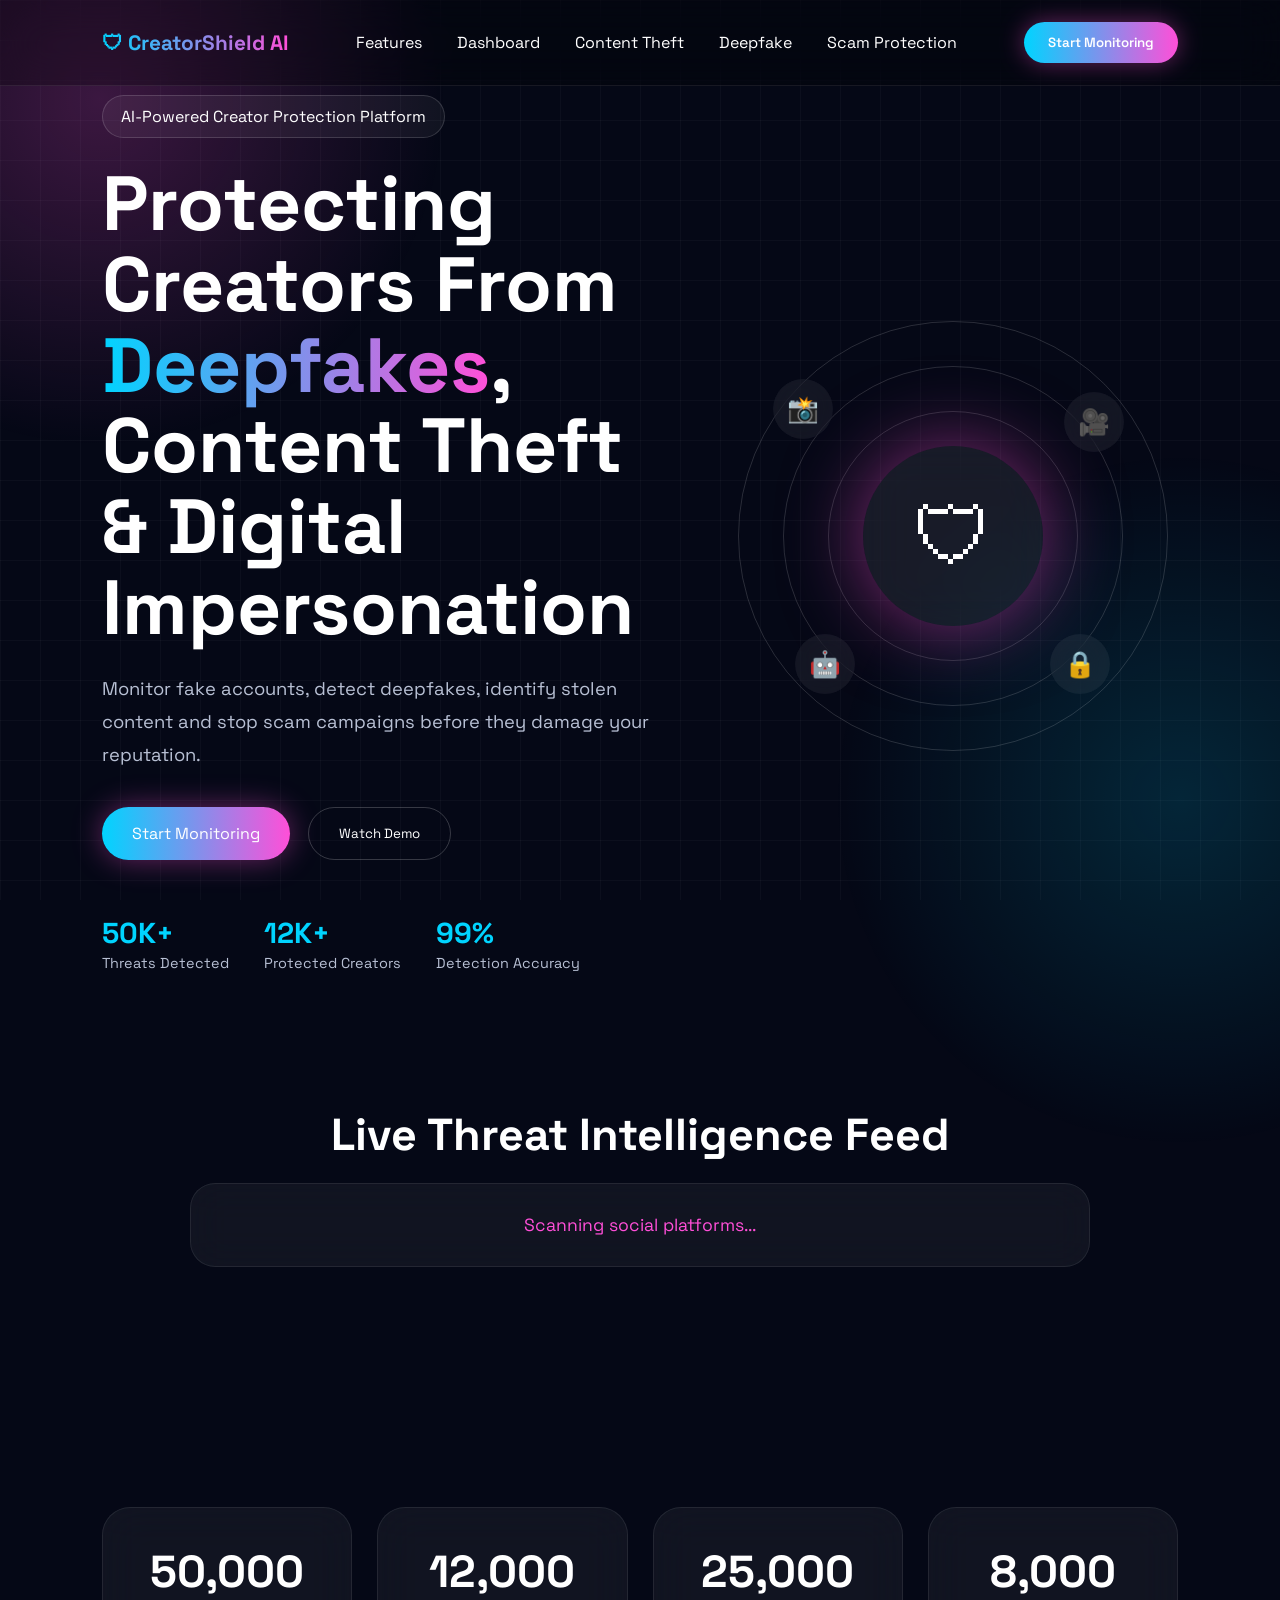
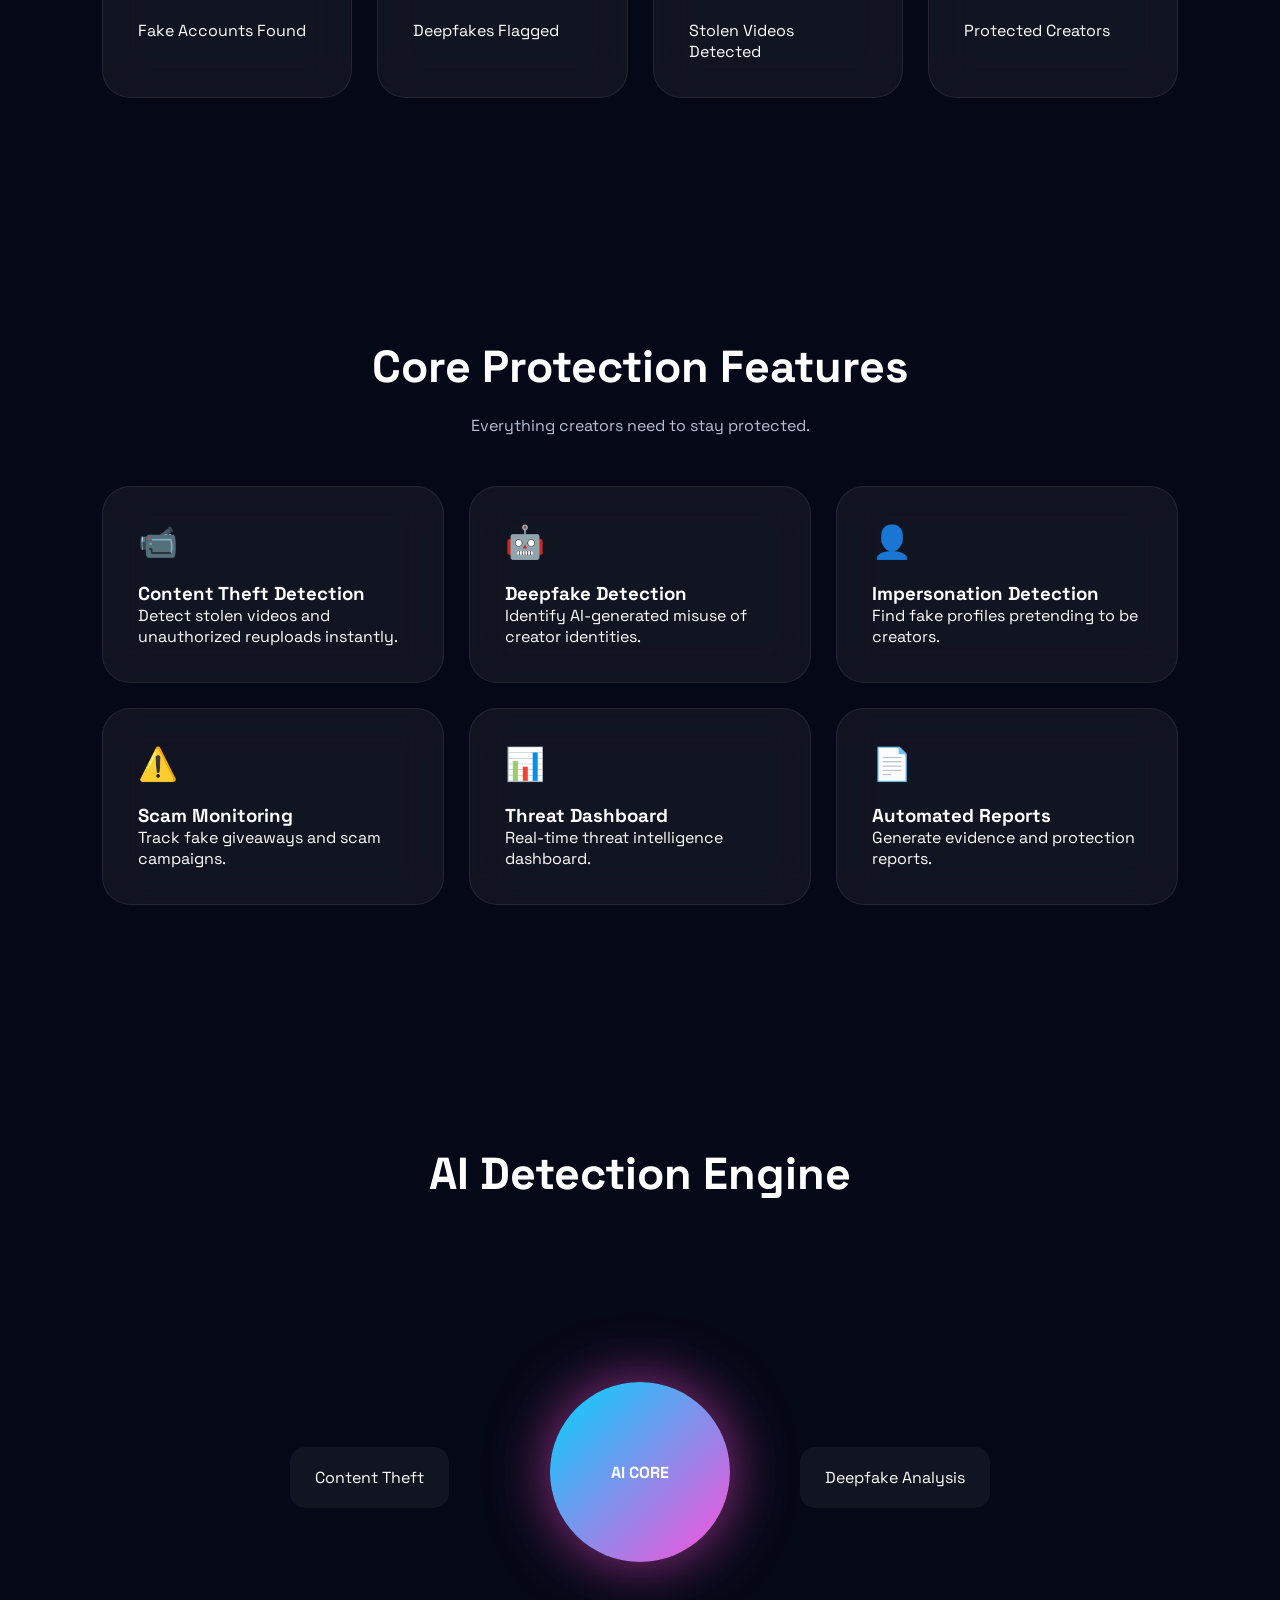
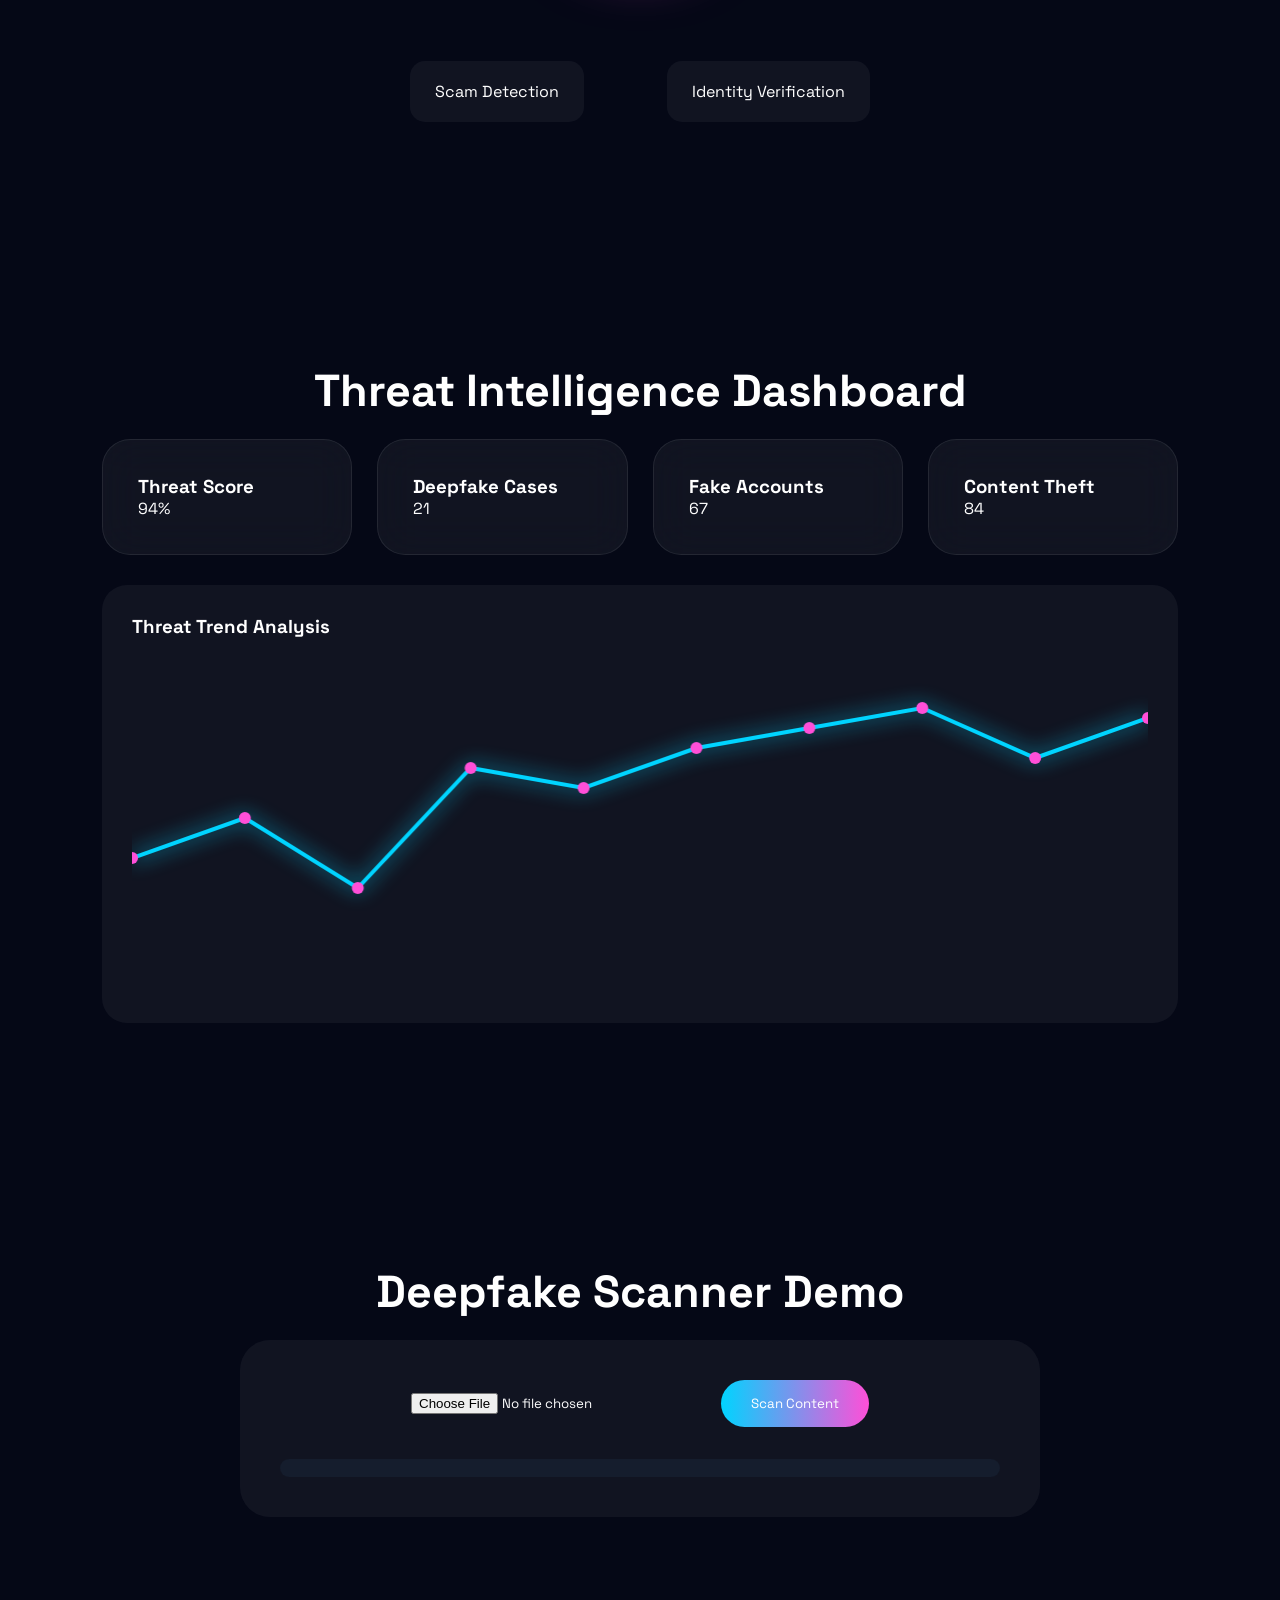
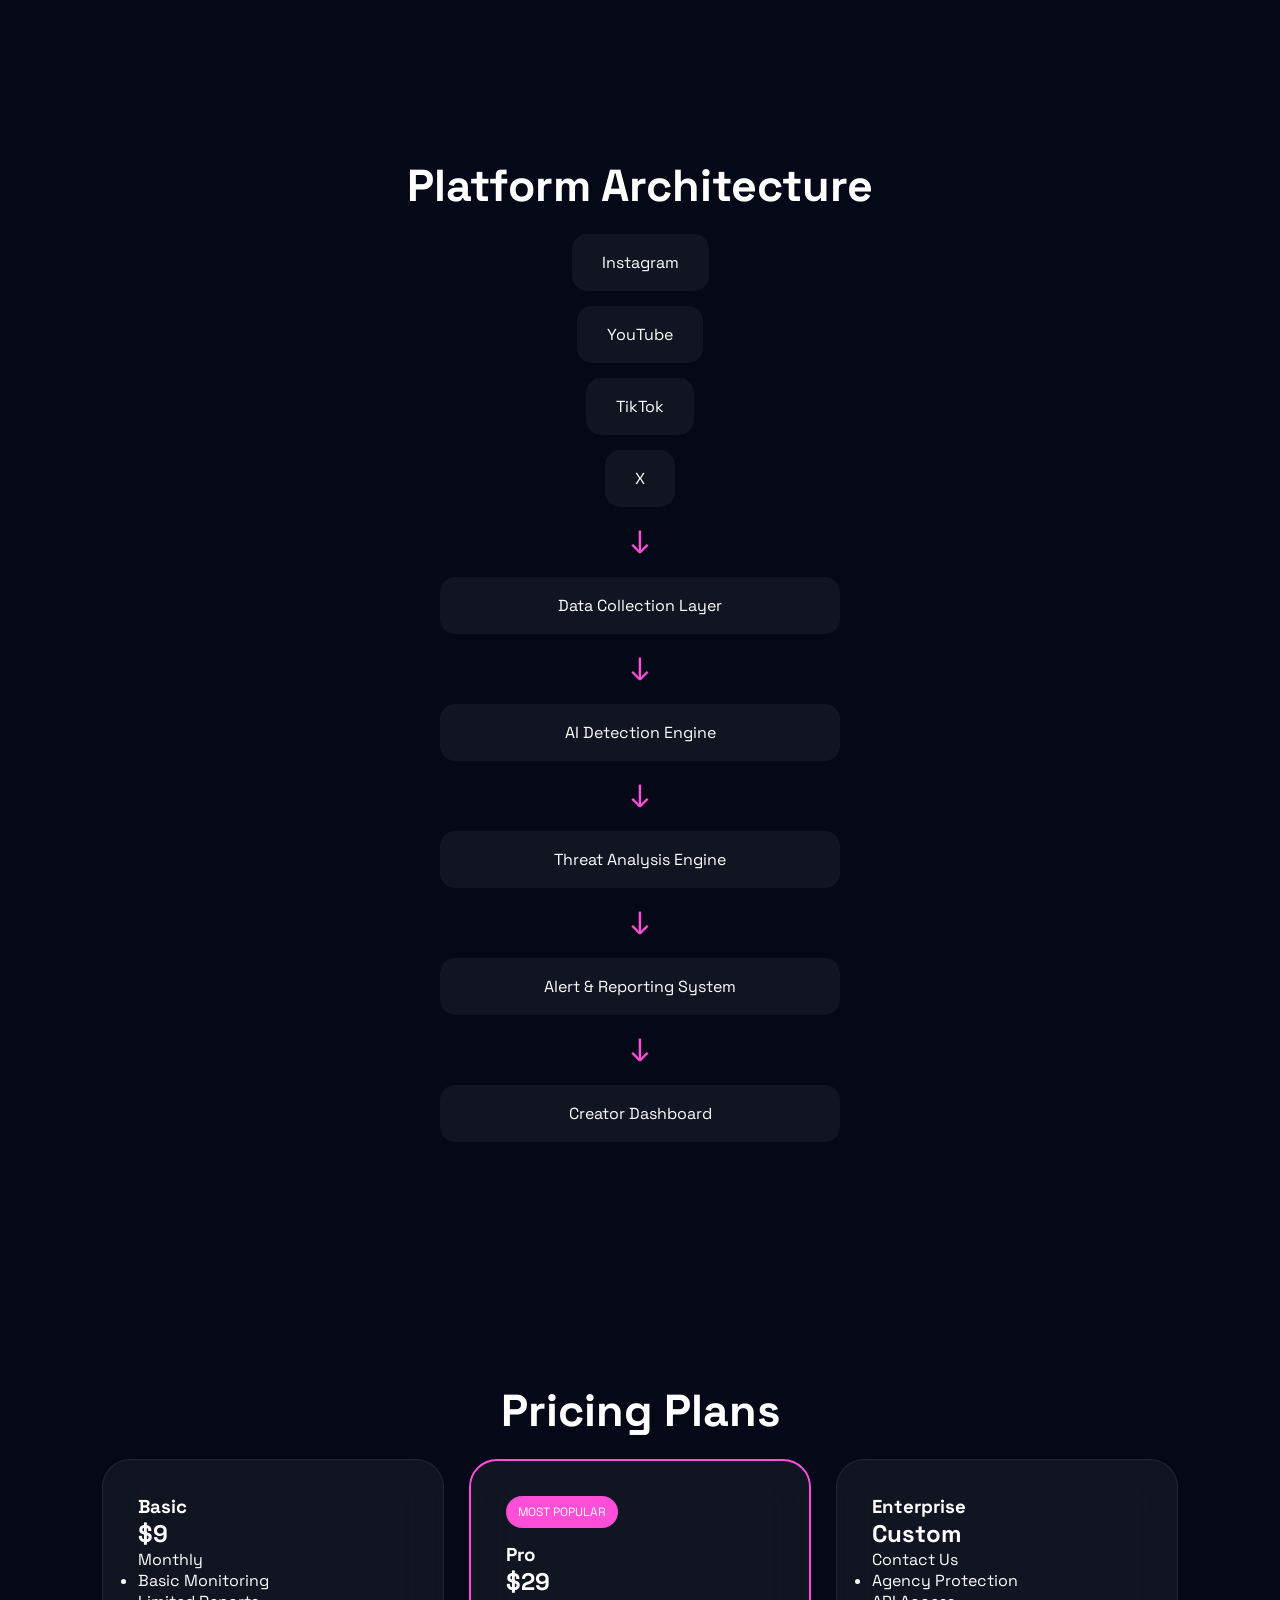
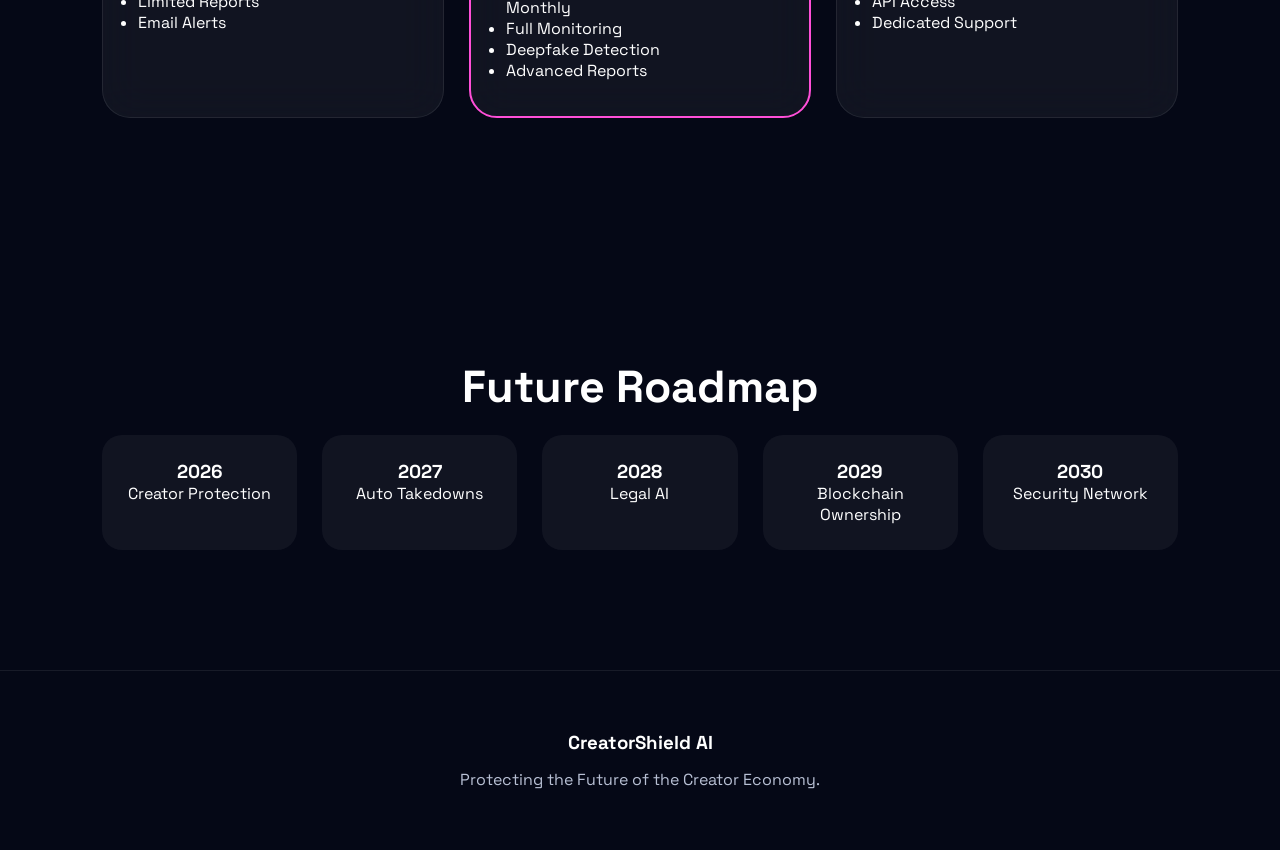
<file: index.html>
<!DOCTYPE html>
<html lang="en">
<head>
    <meta charset="UTF-8">
    <meta name="viewport" content="width=device-width, initial-scale=1.0">
    <title>CreatorShield AI</title>

    <link rel="stylesheet" href="style.css">

    <link href="https://fonts.googleapis.com/css2?family=Space+Grotesk:wght@300;400;500;600;700&display=swap" rel="stylesheet">

</head>
<body>

    <div class="background-grid"></div>

    <!-- NAVBAR -->
    <nav class="navbar">

        <div class="logo">
            🛡 CreatorShield AI
        </div>

        <ul class="nav-links">
            <li><a href="#features">Features</a></li>
            <li><a href="dashboard.html">Dashboard</a></li>
            <li><a href="content-protection.html">Content Theft</a></li>
            <li><a href="deepfake-monitor.html">Deepfake</a></li>
            <li><a href="brand-scam-protection.html">Scam Protection</a></li>
        </ul>

        <button class="nav-btn" onclick="window.location.href='dashboard.html'">
            Start Monitoring
        </button>

    </nav>

    <!-- HERO SECTION -->
    <section class="hero">

        <div class="hero-left">

            <span class="badge">
                AI-Powered Creator Protection Platform
            </span>

            <h1>
                Protecting Creators From
                <span>Deepfakes</span>,
                Content Theft &
                Digital Impersonation
            </h1>

            <p>
                Monitor fake accounts, detect deepfakes,
                identify stolen content and stop scam campaigns
                before they damage your reputation.
            </p>

            <div class="hero-buttons">

                <button class="primary-btn" onclick="window.location.href='dashboard.html'">
                    Start Monitoring
                </button>

                <button class="secondary-btn">
                    Watch Demo
                </button>

            </div>

            <div class="hero-stats">

                <div class="mini-stat">
                    <h3>50K+</h3>
                    <p>Threats Detected</p>
                </div>

                <div class="mini-stat">
                    <h3>12K+</h3>
                    <p>Protected Creators</p>
                </div>

                <div class="mini-stat">
                    <h3>99%</h3>
                    <p>Detection Accuracy</p>
                </div>

            </div>

        </div>

        <div class="hero-right">

            <div class="shield-container">

                <div class="orbit orbit1"></div>
                <div class="orbit orbit2"></div>
                <div class="orbit orbit3"></div>

                <div class="shield-core">
                    🛡
                </div>

                <div class="floating-icon icon1">📸</div>
                <div class="floating-icon icon2">🎥</div>
                <div class="floating-icon icon3">🤖</div>
                <div class="floating-icon icon4">🔒</div>

            </div>

        </div>

    </section>

    <!-- LIVE THREAT FEED -->

    <section class="threat-feed-section">

        <h2>Live Threat Intelligence Feed</h2>

        <div class="threat-feed">

            <div id="feed-content">
                Scanning social platforms...
            </div>

        </div>

    </section>

    <!-- STATS -->

    <section class="stats-section">

        <div class="stat-card">
            <h2 id="counter1">0</h2>
            <p>Fake Accounts Found</p>
        </div>

        <div class="stat-card">
            <h2 id="counter2">0</h2>
            <p>Deepfakes Flagged</p>
        </div>

        <div class="stat-card">
            <h2 id="counter3">0</h2>
            <p>Stolen Videos Detected</p>
        </div>

        <div class="stat-card">
            <h2 id="counter4">0</h2>
            <p>Protected Creators</p>
        </div>

    </section>

    <!-- FEATURES -->

    <section id="features" class="features">

        <div class="section-title">
            <h2>Core Protection Features</h2>
            <p>Everything creators need to stay protected.</p>
        </div>

        <div class="feature-grid">

            <div class="feature-card">
                <div class="feature-icon">📹</div>
                <h3>Content Theft Detection</h3>
                <p>Detect stolen videos and unauthorized reuploads instantly.</p>
            </div>

            <div class="feature-card">
                <div class="feature-icon">🤖</div>
                <h3>Deepfake Detection</h3>
                <p>Identify AI-generated misuse of creator identities.</p>
            </div>

            <div class="feature-card">
                <div class="feature-icon">👤</div>
                <h3>Impersonation Detection</h3>
                <p>Find fake profiles pretending to be creators.</p>
            </div>

            <div class="feature-card">
                <div class="feature-icon">⚠️</div>
                <h3>Scam Monitoring</h3>
                <p>Track fake giveaways and scam campaigns.</p>
            </div>

            <div class="feature-card">
                <div class="feature-icon">📊</div>
                <h3>Threat Dashboard</h3>
                <p>Real-time threat intelligence dashboard.</p>
            </div>

            <div class="feature-card">
                <div class="feature-icon">📄</div>
                <h3>Automated Reports</h3>
                <p>Generate evidence and protection reports.</p>
            </div>

        </div>

    </section>

    <!-- AI ENGINE -->

    <section class="engine-section">

        <h2>AI Detection Engine</h2>

        <div class="engine-wrapper">

            <div class="node left-node">
                Content Theft
            </div>

            <div class="node right-node">
                Deepfake Analysis
            </div>

            <div class="node bottom-left">
                Scam Detection
            </div>

            <div class="node bottom-right">
                Identity Verification
            </div>

            <div class="engine-core">
                AI CORE
            </div>

        </div>

    </section>

    <!-- DASHBOARD -->

    <section id="dashboard" class="dashboard-section">

        <h2>Threat Intelligence Dashboard</h2>

        <div class="dashboard-grid">

            <div class="dashboard-card">
                <h3>Threat Score</h3>
                <span>94%</span>
            </div>

            <div class="dashboard-card">
                <h3>Deepfake Cases</h3>
                <span>21</span>
            </div>

            <div class="dashboard-card">
                <h3>Fake Accounts</h3>
                <span>67</span>
            </div>

            <div class="dashboard-card">
                <h3>Content Theft</h3>
                <span>84</span>
            </div>

        </div>

        <div class="chart-card">

            <h3>Threat Trend Analysis</h3>

            <canvas id="threatChart"></canvas>

        </div>

    </section>

    <!-- SCANNER -->

    <section id="scanner" class="scanner-section">

        <h2>Deepfake Scanner Demo</h2>

        <div class="scanner-box">

            <input type="file" id="uploadFile">

            <button id="scanBtn">
                Scan Content
            </button>

            <div class="progress-container">

                <div class="progress-bar" id="progressBar"></div>

            </div>

            <div id="scanResult"></div>

        </div>

    </section>

    <!-- ARCHITECTURE -->

    <section class="architecture-section">

        <h2>Platform Architecture</h2>

        <div class="architecture-flow">

            <div class="flow-box">Instagram</div>
            <div class="flow-box">YouTube</div>
            <div class="flow-box">TikTok</div>
            <div class="flow-box">X</div>

            <div class="arrow">↓</div>

            <div class="flow-box large">
                Data Collection Layer
            </div>

            <div class="arrow">↓</div>

            <div class="flow-box large">
                AI Detection Engine
            </div>

            <div class="arrow">↓</div>

            <div class="flow-box large">
                Threat Analysis Engine
            </div>

            <div class="arrow">↓</div>

            <div class="flow-box large">
                Alert & Reporting System
            </div>

            <div class="arrow">↓</div>

            <div class="flow-box large">
                Creator Dashboard
            </div>

        </div>

    </section>

    <!-- PRICING -->

    <section id="pricing" class="pricing-section">

        <h2>Pricing Plans</h2>

        <div class="pricing-grid">

            <div class="price-card">

                <h3>Basic</h3>

                <h1>$9</h1>

                <p>Monthly</p>

                <ul>
                    <li>Basic Monitoring</li>
                    <li>Limited Reports</li>
                    <li>Email Alerts</li>
                </ul>

            </div>

            <div class="price-card featured">

                <span class="popular">
                    MOST POPULAR
                </span>

                <h3>Pro</h3>

                <h1>$29</h1>

                <p>Monthly</p>

                <ul>
                    <li>Full Monitoring</li>
                    <li>Deepfake Detection</li>
                    <li>Advanced Reports</li>
                </ul>

            </div>

            <div class="price-card">

                <h3>Enterprise</h3>

                <h1>Custom</h1>

                <p>Contact Us</p>

                <ul>
                    <li>Agency Protection</li>
                    <li>API Access</li>
                    <li>Dedicated Support</li>
                </ul>

            </div>

        </div>

    </section>

    <!-- ROADMAP -->

    <section class="roadmap-section">

        <h2>Future Roadmap</h2>

        <div class="timeline">

            <div class="timeline-item">
                <h3>2026</h3>
                <p>Creator Protection</p>
            </div>

            <div class="timeline-item">
                <h3>2027</h3>
                <p>Auto Takedowns</p>
            </div>

            <div class="timeline-item">
                <h3>2028</h3>
                <p>Legal AI</p>
            </div>

            <div class="timeline-item">
                <h3>2029</h3>
                <p>Blockchain Ownership</p>
            </div>

            <div class="timeline-item">
                <h3>2030</h3>
                <p>Security Network</p>
            </div>

        </div>

    </section>

    <footer>

        <h3>CreatorShield AI</h3>

        <p>
            Protecting the Future of the Creator Economy.
        </p>

    </footer>

    <script src="script.js"></script>

</body>
</html>
</file>
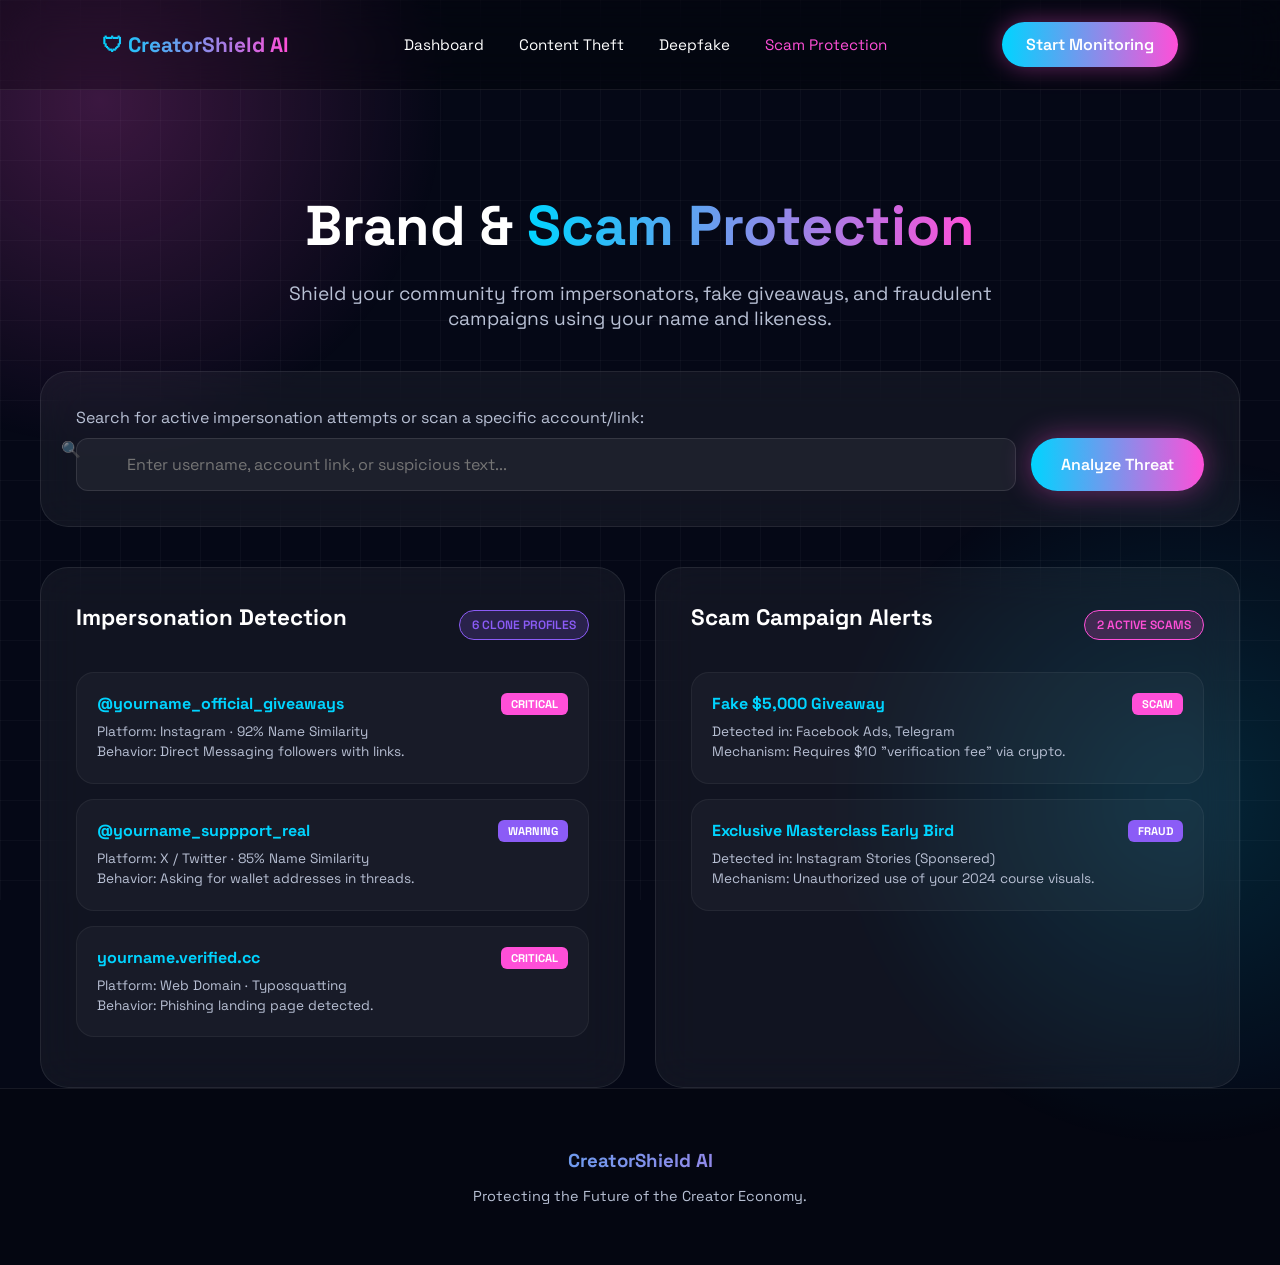
<file: brand-scam-protection.html>
<!DOCTYPE html>
<html lang="en">
<head>
    <meta charset="UTF-8">
    <meta name="viewport" content="width=device-width, initial-scale=1.0">
    <title>Brand & Scam Protection | CreatorShield AI</title>
    <link href="https://fonts.googleapis.com/css2?family=Space+Grotesk:wght@300;400;500;600;700&display=swap" rel="stylesheet">
    <link rel="stylesheet" href="css/shared.css">
    <link rel="stylesheet" href="css/components.css">
    <style>
        .protection-grid {
            display: grid;
            grid-template-columns: 1fr 1fr;
            gap: 30px;
            margin-top: 40px;
        }

        .scam-item, .account-item {
            padding: 20px;
            background: rgba(255, 255, 255, 0.03);
            border-radius: 18px;
            border: 1px solid rgba(255, 255, 255, 0.05);
            margin-bottom: 15px;
            display: flex;
            justify-content: space-between;
            align-items: flex-start;
        }

        .item-info h4 {
            margin-bottom: 8px;
            color: var(--blue);
        }

        .item-info p {
            font-size: 0.85rem;
            color: var(--text2);
            line-height: 1.5;
        }

        .risk-tag {
            padding: 4px 10px;
            border-radius: 6px;
            font-size: 0.7rem;
            font-weight: 700;
        }

        .risk-tag.critical { background: var(--pink); color: white; }
        .risk-tag.warning { background: var(--purple); color: white; }

        .search-box {
            margin-bottom: 30px;
            position: relative;
        }

        .search-box input {
            padding-left: 50px;
        }

        .search-box::before {
            content: "🔍";
            position: absolute;
            left: 20px;
            top: 50%;
            transform: translateY(-50%);
            opacity: 0.5;
        }

        @media (max-width: 992px) {
            .protection-grid {
                grid-template-columns: 1fr;
            }
        }
    </style>
</head>
<body>
    <div class="background-grid"></div>

    <nav class="navbar">
        <a href="index.html" class="logo">🛡 CreatorShield AI</a>
        <ul class="nav-links">
            <li><a href="dashboard.html">Dashboard</a></li>
            <li><a href="content-protection.html">Content Theft</a></li>
            <li><a href="deepfake-monitor.html">Deepfake</a></li>
            <li><a href="brand-scam-protection.html" class="active">Scam Protection</a></li>
        </ul>
        <a href="dashboard.html" class="nav-btn">Start Monitoring</a>
    </nav>

    <header class="page-header">
        <div class="container">
            <h1>Brand & <span>Scam Protection</span></h1>
            <p>Shield your community from impersonators, fake giveaways, and fraudulent campaigns using your name and likeness.</p>
        </div>
    </header>

    <main class="container">
        <div class="search-box card fade-in">
            <label style="display: block; margin-bottom: 10px; color: var(--text2);">Search for active impersonation attempts or scan a specific account/link:</label>
            <div style="display: flex; gap: 15px;">
                <input type="text" id="protection-query" placeholder="Enter username, account link, or suspicious text..." style="flex: 1;">
                <button class="primary-btn" id="analyze-btn">Analyze Threat</button>
            </div>
        </div>

        <div class="protection-grid">
            <div class="card fade-in" style="animation-delay: 0.1s;">
                <div style="display: flex; justify-content: space-between; align-items: center; margin-bottom: 25px;">
                    <h3>Impersonation Detection</h3>
                    <div class="badge badge-risk-medium">6 Clone Profiles</div>
                </div>

                <div id="impersonation-list">
                    <div class="account-item">
                        <div class="item-info">
                            <h4>@yourname_official_giveaways</h4>
                            <p>Platform: Instagram · 92% Name Similarity</p>
                            <p>Behavior: Direct Messaging followers with links.</p>
                        </div>
                        <div class="risk-tag critical">CRITICAL</div>
                    </div>
                    <div class="account-item">
                        <div class="item-info">
                            <h4>@yourname_suppport_real</h4>
                            <p>Platform: X / Twitter · 85% Name Similarity</p>
                            <p>Behavior: Asking for wallet addresses in threads.</p>
                        </div>
                        <div class="risk-tag warning">WARNING</div>
                    </div>
                    <div class="account-item">
                        <div class="item-info">
                            <h4>yourname.verified.cc</h4>
                            <p>Platform: Web Domain · Typosquatting</p>
                            <p>Behavior: Phishing landing page detected.</p>
                        </div>
                        <div class="risk-tag critical">CRITICAL</div>
                    </div>
                </div>
            </div>

            <div class="card fade-in" style="animation-delay: 0.2s;">
                <div style="display: flex; justify-content: space-between; align-items: center; margin-bottom: 25px;">
                    <h3>Scam Campaign Alerts</h3>
                    <div class="badge badge-risk-high">2 Active Scams</div>
                </div>

                <div id="scam-list">
                    <div class="scam-item">
                        <div class="item-info">
                            <h4>Fake $5,000 Giveaway</h4>
                            <p>Detected in: Facebook Ads, Telegram</p>
                            <p>Mechanism: Requires $10 "verification fee" via crypto.</p>
                        </div>
                        <div class="risk-tag critical">SCAM</div>
                    </div>
                    <div class="scam-item">
                        <div class="item-info">
                            <h4>Exclusive Masterclass Early Bird</h4>
                            <p>Detected in: Instagram Stories (Sponsered)</p>
                            <p>Mechanism: Unauthorized use of your 2024 course visuals.</p>
                        </div>
                        <div class="risk-tag warning">FRAUD</div>
                    </div>
                </div>

                <div id="ai-scam-analysis" style="margin-top: 25px; padding: 20px; background: rgba(0, 212, 255, 0.05); border: 1px solid rgba(0, 212, 255, 0.2); border-radius: 12px; display: none;">
                    <h4 style="color: var(--blue); margin-bottom: 10px;">AI Threat Assessment</h4>
                    <p id="scam-explanation-text" style="font-size: 0.85rem; line-height: 1.6;"></p>
                </div>
            </div>
        </div>
    </main>

    <footer>
        <div class="container">
            <h3>CreatorShield AI</h3>
            <p>Protecting the Future of the Creator Economy.</p>
        </div>
    </footer>

    <script src="js/ai-config.js"></script>
    <script src="js/brand-protection.js"></script>
</body>
</html>
</file>
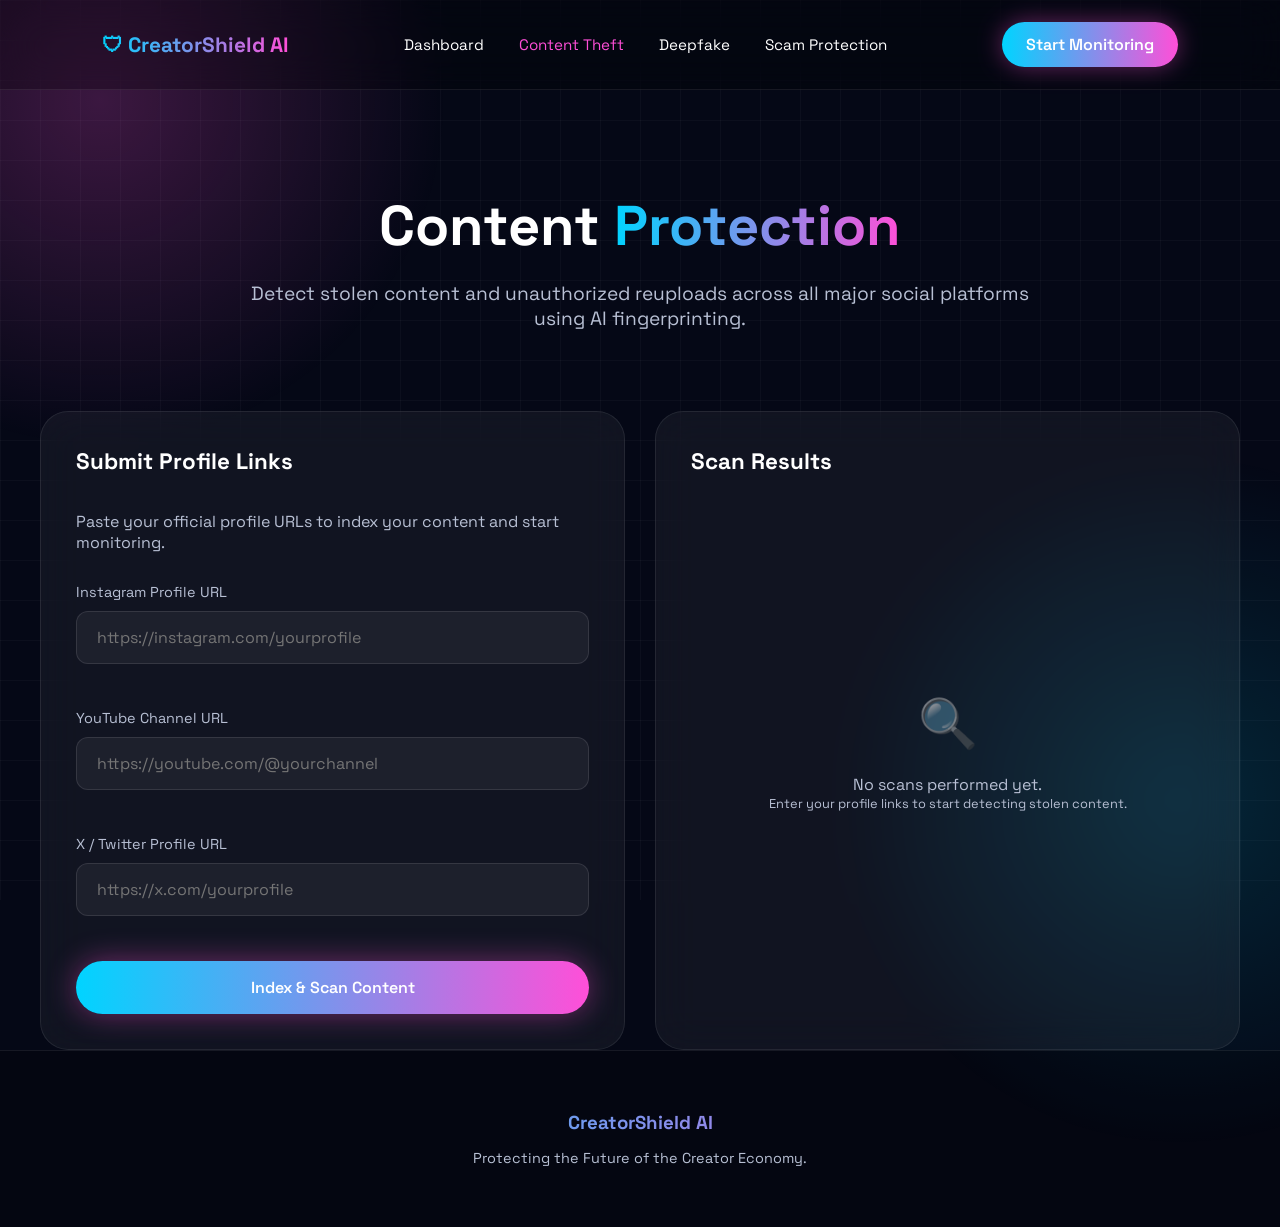
<file: content-protection.html>
<!DOCTYPE html>
<html lang="en">
<head>
    <meta charset="UTF-8">
    <meta name="viewport" content="width=device-width, initial-scale=1.0">
    <title>Content Protection | CreatorShield AI</title>
    <link href="https://fonts.googleapis.com/css2?family=Space+Grotesk:wght@300;400;500;600;700&display=swap" rel="stylesheet">
    <link rel="stylesheet" href="css/shared.css">
    <link rel="stylesheet" href="css/components.css">
    <style>
        .scanner-grid {
            display: grid;
            grid-template-columns: 1fr 1fr;
            gap: 30px;
            margin-top: 40px;
        }

        .input-card {
            display: flex;
            flex-direction: column;
            gap: 20px;
        }

        .results-card {
            min-height: 400px;
            display: flex;
            flex-direction: column;
        }

        .results-empty {
            flex: 1;
            display: flex;
            flex-direction: column;
            justify-content: center;
            align-items: center;
            color: var(--text2);
            text-align: center;
        }

        .loading-overlay {
            position: absolute;
            inset: 0;
            background: rgba(5, 8, 22, 0.9);
            display: none;
            justify-content: center;
            align-items: center;
            flex-direction: column;
            z-index: 10;
            border-radius: 28px;
        }

        .spinner {
            width: 50px;
            height: 50px;
            border: 3px solid rgba(0, 212, 255, 0.1);
            border-top-color: var(--blue);
            border-radius: 50%;
            animation: spin 1s linear infinite;
            margin-bottom: 20px;
        }

        @keyframes spin {
            to { transform: rotate(360deg); }
        }

        .fingerprint-item {
            padding: 10px;
            border: 1px solid rgba(0, 212, 255, 0.2);
            border-radius: 8px;
            margin-bottom: 10px;
            background: rgba(0, 212, 255, 0.05);
            font-family: monospace;
            font-size: 0.8rem;
        }

        @media (max-width: 992px) {
            .scanner-grid {
                grid-template-columns: 1fr;
            }
        }
    </style>
</head>
<body>
    <div class="background-grid"></div>

    <nav class="navbar">
        <a href="index.html" class="logo">🛡 CreatorShield AI</a>
        <ul class="nav-links">
            <li><a href="dashboard.html">Dashboard</a></li>
            <li><a href="content-protection.html" class="active">Content Theft</a></li>
            <li><a href="deepfake-monitor.html">Deepfake</a></li>
            <li><a href="brand-scam-protection.html">Scam Protection</a></li>
        </ul>
        <a href="dashboard.html" class="nav-btn">Start Monitoring</a>
    </nav>

    <header class="page-header">
        <div class="container">
            <h1>Content <span>Protection</span></h1>
            <p>Detect stolen content and unauthorized reuploads across all major social platforms using AI fingerprinting.</p>
        </div>
    </header>

    <main class="container">
        <div class="scanner-grid">
            <div class="card input-card fade-in">
                <h3>Submit Profile Links</h3>
                <p style="color: var(--text2); margin-bottom: 10px;">Paste your official profile URLs to index your content and start monitoring.</p>
                
                <div class="input-group">
                    <label>Instagram Profile URL</label>
                    <input type="url" id="insta-url" placeholder="https://instagram.com/yourprofile">
                </div>
                
                <div class="input-group">
                    <label>YouTube Channel URL</label>
                    <input type="url" id="yt-url" placeholder="https://youtube.com/@yourchannel">
                </div>
                
                <div class="input-group">
                    <label>X / Twitter Profile URL</label>
                    <input type="url" id="x-url" placeholder="https://x.com/yourprofile">
                </div>

                <button class="primary-btn" id="start-scan-btn">Index & Scan Content</button>
            </div>

            <div class="card results-card fade-in" id="results-panel" style="animation-delay: 0.2s;">
                <div class="loading-overlay" id="loading-overlay">
                    <div class="spinner"></div>
                    <h4 id="status-text">Indexing public content...</h4>
                </div>

                <h3>Scan Results</h3>
                <div id="results-container" class="results-empty">
                    <div style="font-size: 3rem; margin-bottom: 20px; opacity: 0.5;">🔍</div>
                    <p>No scans performed yet.</p>
                    <p style="font-size: 0.8rem;">Enter your profile links to start detecting stolen content.</p>
                </div>
            </div>
        </div>

        <section id="theft-cases" style="display: none; padding: 40px 0;">
            <div class="card fade-in">
                <div style="display: flex; justify-content: space-between; align-items: center; margin-bottom: 20px;">
                    <h3>Theft Cases List</h3>
                    <button class="secondary-btn" id="download-report">Download Evidence Report</button>
                </div>
                
                <div style="overflow-x: auto;">
                    <table class="data-table">
                        <thead>
                            <tr>
                                <th>Platform</th>
                                <th>Account</th>
                                <th>Similarity</th>
                                <th>Credit Given</th>
                                <th>Status</th>
                                <th>Action</th>
                            </tr>
                        </thead>
                        <tbody id="theft-table-body">
                            <!-- Populated by JS -->
                        </tbody>
                    </table>
                </div>

                <div id="ai-explanation" style="margin-top: 30px; padding: 20px; background: rgba(139, 92, 246, 0.05); border: 1px solid rgba(139, 92, 246, 0.2); border-radius: 12px; display: none;">
                    <h4 style="color: var(--purple); margin-bottom: 10px;">AI Similarity Analysis</h4>
                    <p id="explanation-text" style="font-size: 0.9rem; line-height: 1.6;"></p>
                </div>
            </div>
        </section>
    </main>

    <footer>
        <div class="container">
            <h3>CreatorShield AI</h3>
            <p>Protecting the Future of the Creator Economy.</p>
        </div>
    </footer>

    <script src="js/ai-config.js"></script>
    <script src="js/content-protection.js"></script>
</body>
</html>
</file>
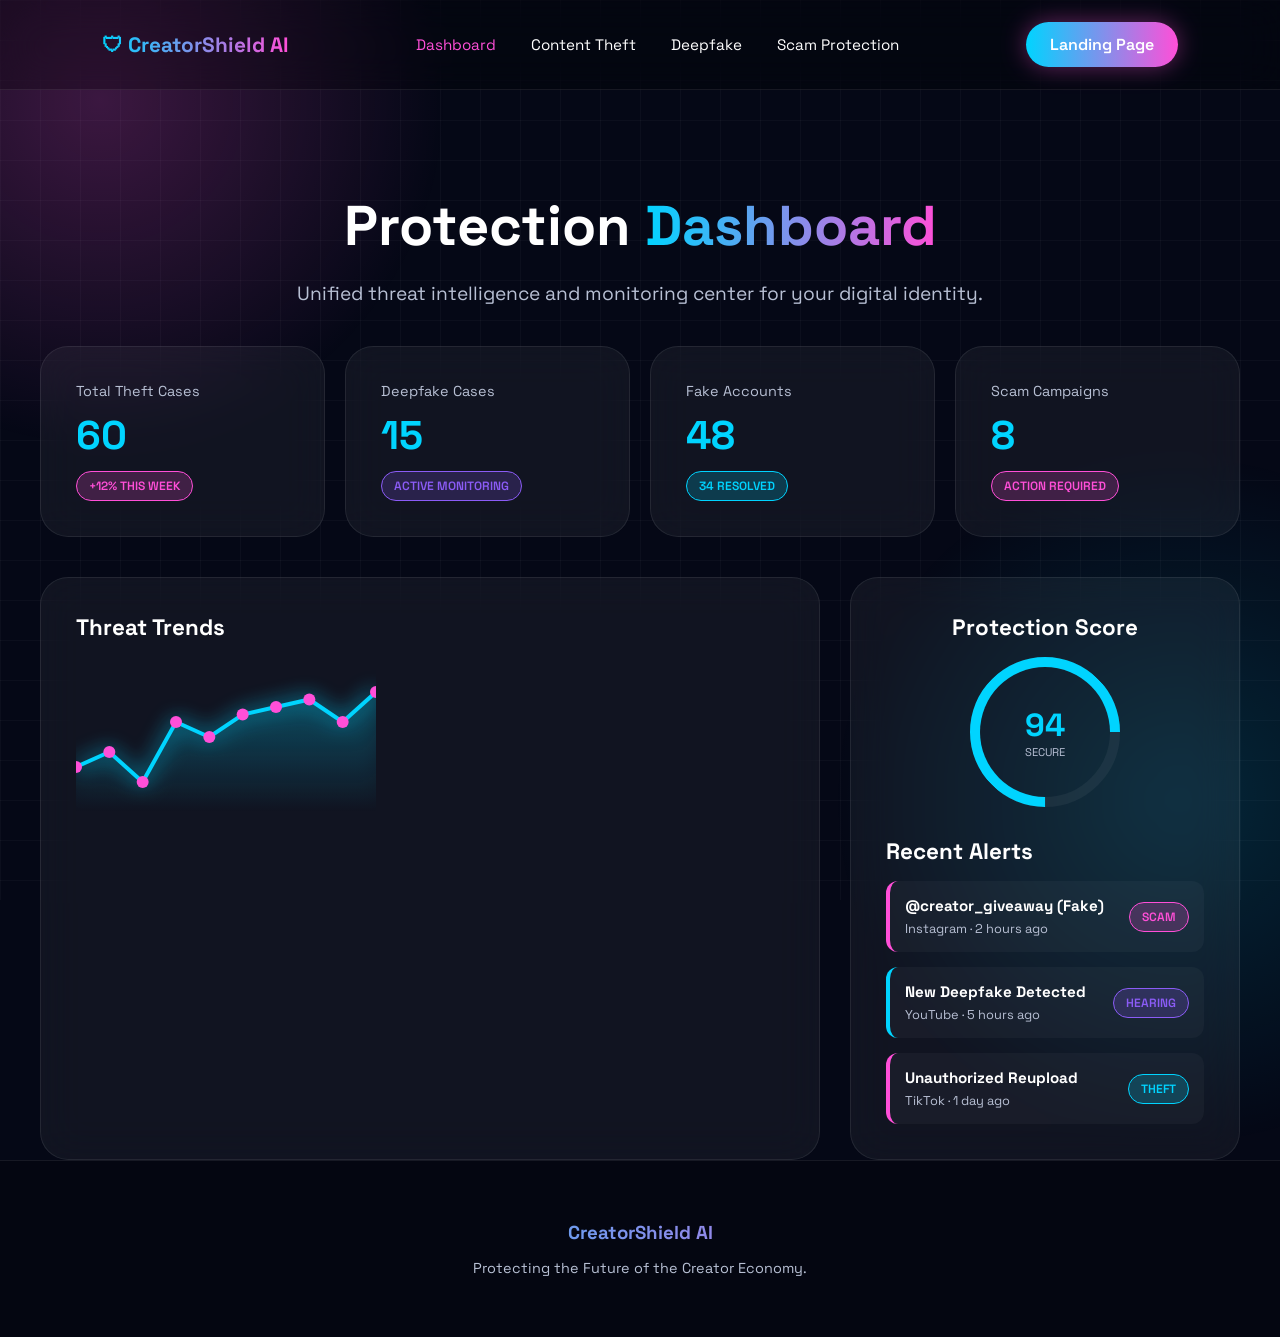
<file: dashboard.html>
<!DOCTYPE html>
<html lang="en">
<head>
    <meta charset="UTF-8">
    <meta name="viewport" content="width=device-width, initial-scale=1.0">
    <title>Dashboard | CreatorShield AI</title>
    <link href="https://fonts.googleapis.com/css2?family=Space+Grotesk:wght@300;400;500;600;700&display=swap" rel="stylesheet">
    <link rel="stylesheet" href="css/shared.css">
    <link rel="stylesheet" href="css/components.css">
    <style>
        .dashboard-stats {
            display: grid;
            grid-template-columns: repeat(auto-fit, minmax(240px, 1fr));
            gap: 20px;
            margin-bottom: 40px;
        }
        
        .stat-value {
            font-size: 2.5rem;
            font-weight: 700;
            margin: 10px 0;
            color: var(--blue);
        }
        
        .stat-label {
            color: var(--text2);
            font-size: 0.9rem;
        }

        .dashboard-layout {
            display: grid;
            grid-template-columns: 2fr 1fr;
            gap: 30px;
        }

        .chart-container {
            height: 350px;
            margin-top: 20px;
        }

        .alerts-list {
            display: flex;
            flex-direction: column;
            gap: 15px;
        }

        .alert-item {
            padding: 15px;
            background: rgba(255, 255, 255, 0.03);
            border-radius: 12px;
            border-left: 4px solid var(--pink);
            display: flex;
            justify-content: space-between;
            align-items: center;
        }

        .alert-info h4 {
            margin-bottom: 5px;
            font-size: 0.95rem;
        }

        .alert-info p {
            font-size: 0.8rem;
            color: var(--text2);
        }

        .score-dial {
            width: 150px;
            height: 150px;
            border-radius: 50%;
            border: 10px solid rgba(255, 255, 255, 0.05);
            margin: 0 auto 20px;
            display: flex;
            flex-direction: column;
            justify-content: center;
            align-items: center;
            position: relative;
        }

        .score-dial::after {
            content: "";
            position: absolute;
            inset: -10px;
            border-radius: 50%;
            border: 10px solid var(--blue);
            border-right-color: transparent;
            transform: rotate(45deg);
        }

        .score-value {
            font-size: 2rem;
            font-weight: 700;
            color: var(--blue);
        }

        @media (max-width: 992px) {
            .dashboard-layout {
                grid-template-columns: 1fr;
            }
        }
    </style>
</head>
<body>
    <div class="background-grid"></div>

    <nav class="navbar">
        <a href="index.html" class="logo">🛡 CreatorShield AI</a>
        <ul class="nav-links">
            <li><a href="dashboard.html" class="active">Dashboard</a></li>
            <li><a href="content-protection.html">Content Theft</a></li>
            <li><a href="deepfake-monitor.html">Deepfake</a></li>
            <li><a href="brand-scam-protection.html">Scam Protection</a></li>
        </ul>
        <a href="index.html" class="nav-btn">Landing Page</a>
    </nav>

    <header class="page-header">
        <div class="container">
            <h1>Protection <span>Dashboard</span></h1>
            <p>Unified threat intelligence and monitoring center for your digital identity.</p>
        </div>
    </header>

    <main class="container">
        <div class="dashboard-stats">
            <div class="card fade-in">
                <div class="stat-label">Total Theft Cases</div>
                <div class="stat-value" id="theft-count">84</div>
                <div class="badge badge-risk-high">+12% this week</div>
            </div>
            <div class="card fade-in" style="animation-delay: 0.1s;">
                <div class="stat-label">Deepfake Cases</div>
                <div class="stat-value" id="deepfake-count">21</div>
                <div class="badge badge-risk-medium">Active Monitoring</div>
            </div>
            <div class="card fade-in" style="animation-delay: 0.2s;">
                <div class="stat-label">Fake Accounts</div>
                <div class="stat-value" id="fake-count">67</div>
                <div class="badge badge-risk-low">34 Resolved</div>
            </div>
            <div class="card fade-in" style="animation-delay: 0.3s;">
                <div class="stat-label">Scam Campaigns</div>
                <div class="stat-value" id="scam-count">12</div>
                <div class="badge badge-risk-high">Action Required</div>
            </div>
        </div>

        <div class="dashboard-layout">
            <div class="card fade-in">
                <h3>Threat Trends</h3>
                <div class="chart-container">
                    <canvas id="threatChart"></canvas>
                </div>
            </div>

            <div class="card fade-in">
                <div style="text-align: center; margin-bottom: 30px;">
                    <h3>Protection Score</h3>
                    <div class="score-dial">
                        <div class="score-value">94</div>
                        <div style="font-size: 0.7rem; color: var(--text2);">SECURE</div>
                    </div>
                </div>
                
                <h3>Recent Alerts</h3>
                <div class="alerts-list" id="alerts-feed">
                    <div class="alert-item">
                        <div class="alert-info">
                            <h4>@creator_giveaway (Fake)</h4>
                            <p>Instagram · 2 hours ago</p>
                        </div>
                        <div class="badge badge-risk-high">SCAM</div>
                    </div>
                    <div class="alert-item" style="border-left-color: var(--blue);">
                        <div class="alert-info">
                            <h4>New Deepfake Detected</h4>
                            <p>YouTube · 5 hours ago</p>
                        </div>
                        <div class="badge badge-risk-medium">HEARING</div>
                    </div>
                    <div class="alert-item">
                        <div class="alert-info">
                            <h4>Unauthorized Reupload</h4>
                            <p>TikTok · 1 day ago</p>
                        </div>
                        <div class="badge badge-risk-low">THEFT</div>
                    </div>
                </div>
            </div>
        </div>
    </main>

    <footer>
        <div class="container">
            <h3>CreatorShield AI</h3>
            <p>Protecting the Future of the Creator Economy.</p>
        </div>
    </footer>

    <script src="js/ai-config.js"></script>
    <script src="js/dashboard.js"></script>
</body>
</html>
</file>
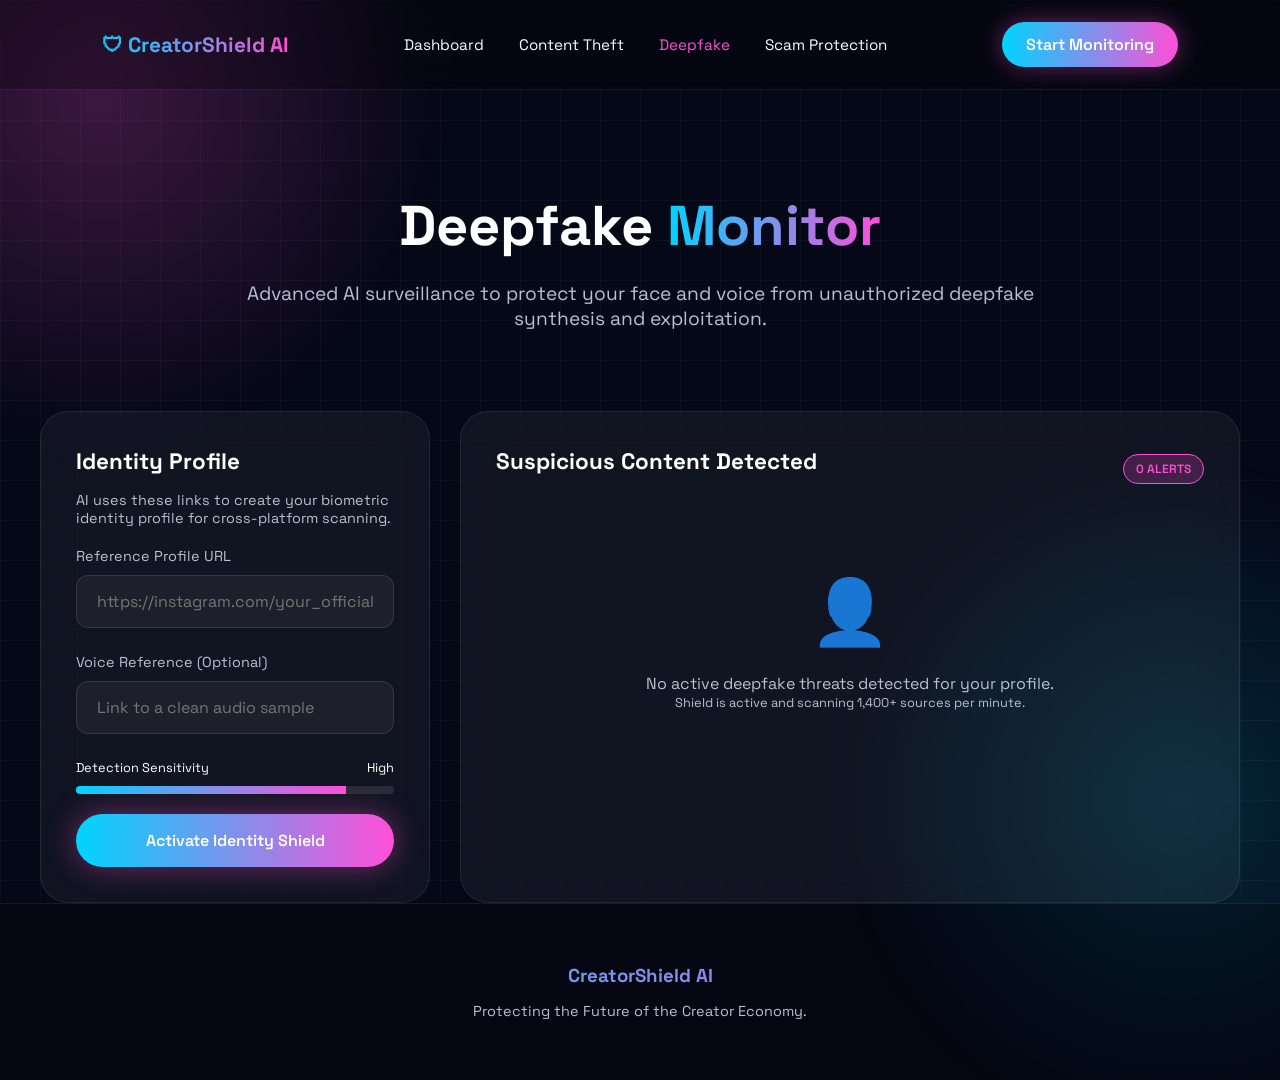
<file: deepfake-monitor.html>
<!DOCTYPE html>
<html lang="en">
<head>
    <meta charset="UTF-8">
    <meta name="viewport" content="width=device-width, initial-scale=1.0">
    <title>Deepfake Monitor | CreatorShield AI</title>
    <link href="https://fonts.googleapis.com/css2?family=Space+Grotesk:wght@300;400;500;600;700&display=swap" rel="stylesheet">
    <link rel="stylesheet" href="css/shared.css">
    <link rel="stylesheet" href="css/components.css">
    <style>
        .monitor-layout {
            display: grid;
            grid-template-columns: 1fr 2fr;
            gap: 30px;
            margin-top: 40px;
        }

        .identity-card {
            height: fit-content;
        }

        .threat-timeline {
            margin-top: 30px;
            padding: 20px;
            border-left: 2px dashed rgba(255, 79, 216, 0.3);
            margin-left: 20px;
        }

        .timeline-event {
            position: relative;
            padding-left: 30px;
            margin-bottom: 25px;
        }

        .timeline-event::before {
            content: "";
            position: absolute;
            left: -11px;
            top: 5px;
            width: 20px;
            height: 20px;
            background: var(--bg);
            border: 3px solid var(--pink);
            border-radius: 50%;
            box-shadow: 0 0 10px var(--pink);
        }

        .event-date {
            font-size: 0.8rem;
            color: var(--pink);
            font-weight: 700;
            margin-bottom: 5px;
        }

        .event-details {
            background: rgba(255, 255, 255, 0.03);
            padding: 15px;
            border-radius: 12px;
        }

        .risk-meter {
            height: 8px;
            background: rgba(255, 255, 255, 0.1);
            border-radius: 4px;
            margin: 10px 0;
            overflow: hidden;
        }

        .risk-fill {
            height: 100%;
            background: linear-gradient(90deg, var(--blue), var(--pink));
            width: 0%;
            transition: 1.5s ease-out;
        }

        @media (max-width: 992px) {
            .monitor-layout {
                grid-template-columns: 1fr;
            }
        }
    </style>
</head>
<body>
    <div class="background-grid"></div>

    <nav class="navbar">
        <a href="index.html" class="logo">🛡 CreatorShield AI</a>
        <ul class="nav-links">
            <li><a href="dashboard.html">Dashboard</a></li>
            <li><a href="content-protection.html">Content Theft</a></li>
            <li><a href="deepfake-monitor.html" class="active">Deepfake</a></li>
            <li><a href="brand-scam-protection.html">Scam Protection</a></li>
        </ul>
        <a href="dashboard.html" class="nav-btn">Start Monitoring</a>
    </nav>

    <header class="page-header">
        <div class="container">
            <h1>Deepfake <span>Monitor</span></h1>
            <p>Advanced AI surveillance to protect your face and voice from unauthorized deepfake synthesis and exploitation.</p>
        </div>
    </header>

    <main class="container">
        <div class="monitor-layout">
            <div class="card identity-card fade-in">
                <h3>Identity Profile</h3>
                <p style="color: var(--text2); margin-bottom: 20px; font-size: 0.9rem;">AI uses these links to create your biometric identity profile for cross-platform scanning.</p>
                
                <div class="input-group">
                    <label>Reference Profile URL</label>
                    <input type="url" id="ref-url" placeholder="https://instagram.com/your_official">
                </div>
                
                <div class="input-group">
                    <label>Voice Reference (Optional)</label>
                    <input type="url" id="voice-url" placeholder="Link to a clean audio sample">
                </div>

                <div style="margin: 20px 0;">
                    <div style="display: flex; justify-content: space-between; font-size: 0.8rem; margin-bottom: 5px;">
                        <span>Detection Sensitivity</span>
                        <span>High</span>
                    </div>
                    <div class="risk-meter">
                        <div class="risk-fill" style="width: 85%;"></div>
                    </div>
                </div>

                <button class="primary-btn" id="activate-monitor" style="width: 100%;">Activate Identity Shield</button>
            </div>

            <div class="card fade-in" style="animation-delay: 0.2s;">
                <div style="display: flex; justify-content: space-between; align-items: center; margin-bottom: 20px;">
                    <h3>Suspicious Content Detected</h3>
                    <div class="badge badge-risk-high" id="alert-count">0 Alerts</div>
                </div>

                <div id="no-deepfakes" style="text-align: center; padding: 60px 20px; color: var(--text2);">
                    <div style="font-size: 4rem; margin-bottom: 20px;">👤</div>
                    <p>No active deepfake threats detected for your profile.</p>
                    <p style="font-size: 0.8rem;">Shield is active and scanning 1,400+ sources per minute.</p>
                </div>

                <div id="deepfake-list" style="display: none;">
                    <table class="data-table">
                        <thead>
                            <tr>
                                <th>Source Link</th>
                                <th>Conf. Score</th>
                                <th>Risk Level</th>
                                <th>Date</th>
                            </tr>
                        </thead>
                        <tbody id="deepfake-tbody"></tbody>
                    </table>

                    <div class="threat-timeline">
                        <h4 style="margin-bottom: 20px;">Identity Threat Timeline</h4>
                        <div id="timeline-container"></div>
                    </div>
                </div>
            </div>
        </div>
    </main>

    <footer>
        <div class="container">
            <h3>CreatorShield AI</h3>
            <p>Protecting the Future of the Creator Economy.</p>
        </div>
    </footer>

    <script src="js/ai-config.js"></script>
    <script src="js/deepfake-monitor.js"></script>
</body>
</html>
</file>
<file: style.css>
/* =========================
   CREATORSHIELD AI
   PREMIUM CYBERPUNK UI
========================= */

:root{

--bg:#050816;
--card:rgba(255,255,255,0.05);

--blue:#00D4FF;
--pink:#FF4FD8;
--purple:#8B5CF6;

--text:#ffffff;
--text2:#b8c0d4;

--glass:blur(18px);

}

*{
margin:0;
padding:0;
box-sizing:border-box;
scroll-behavior:smooth;
font-family:'Space Grotesk',sans-serif;
}

body{

background:var(--bg);
color:white;
overflow-x:hidden;
position:relative;

}

/* =========================
BACKGROUND
========================= */

.background-grid{

position:fixed;
inset:0;

background-image:
linear-gradient(rgba(255,255,255,.03) 1px, transparent 1px),
linear-gradient(90deg, rgba(255,255,255,.03) 1px, transparent 1px);

background-size:40px 40px;

z-index:-2;

}

body::before{

content:"";

position:fixed;

width:700px;
height:700px;

background:radial-gradient(
circle,
rgba(255,79,216,.22),
transparent 70%
);

top:-250px;
left:-250px;

z-index:-1;

}

body::after{

content:"";

position:fixed;

width:700px;
height:700px;

background:radial-gradient(
circle,
rgba(0,212,255,.15),
transparent 70%
);

right:-250px;
bottom:-250px;

z-index:-1;

}

/* =========================
NAVBAR
========================= */

.navbar{

position:sticky;
top:0;

z-index:999;

display:flex;
justify-content:space-between;
align-items:center;

padding:22px 8%;

background:rgba(0,0,0,.25);

backdrop-filter:blur(20px);

border-bottom:1px solid rgba(255,255,255,.08);

}

.logo{

font-size:1.3rem;
font-weight:700;

background:linear-gradient(
90deg,
var(--blue),
var(--pink)
);

background-clip:text;
-webkit-background-clip:text;
-webkit-text-fill-color:transparent;
color:transparent;

}

.nav-links{

display:flex;
gap:35px;
list-style:none;

}

.nav-links a{

text-decoration:none;
color:white;
transition:.3s;

}

.nav-links a:hover{

color:var(--pink);

}

.nav-btn{

padding:12px 24px;

border:none;
border-radius:40px;

background:linear-gradient(
90deg,
var(--blue),
var(--pink)
);

color:white;
cursor:pointer;

font-weight:600;

box-shadow:
0 0 25px rgba(255,79,216,.4);

}

/* =========================
HERO
========================= */

.hero{

min-height:100vh;

display:flex;
align-items:center;
justify-content:space-between;

padding:0 8%;

gap:70px;

}

.hero-left{

max-width:700px;

}

.badge{

display:inline-block;

padding:10px 18px;

border-radius:30px;

border:1px solid rgba(255,255,255,.15);

background:rgba(255,255,255,.05);

margin-bottom:25px;

}

.hero h1{

font-size:4.8rem;
line-height:1.05;

margin-bottom:25px;

}

.hero h1 span{

background:linear-gradient(
90deg,
var(--blue),
var(--pink)
);

background-clip:text;
-webkit-background-clip:text;
-webkit-text-fill-color:transparent;
color:transparent;

}

.hero p{

font-size:1.15rem;
line-height:1.8;

color:var(--text2);

max-width:620px;

}

.hero-buttons{

margin-top:35px;

display:flex;
gap:18px;

}

.primary-btn{

padding:16px 30px;

border:none;

border-radius:50px;

background:linear-gradient(
90deg,
var(--blue),
var(--pink)
);

color:white;

font-size:1rem;

cursor:pointer;

box-shadow:
0 0 30px rgba(255,79,216,.4);

}

.secondary-btn{

padding:16px 30px;

border-radius:50px;

background:transparent;

border:1px solid rgba(255,255,255,.2);

color:white;

cursor:pointer;

}

.hero-stats{

display:flex;
gap:35px;

margin-top:55px;

}

.mini-stat h3{

font-size:1.8rem;

color:var(--blue);

}

.mini-stat p{

font-size:.9rem;

}

/* =========================
SHIELD
========================= */

.shield-container{

position:relative;

width:450px;
height:450px;

display:flex;
justify-content:center;
align-items:center;

}

.shield-core{

width:180px;
height:180px;

border-radius:50%;

display:flex;
justify-content:center;
align-items:center;

font-size:5rem;

background:rgba(255,255,255,.08);

backdrop-filter:blur(25px);

box-shadow:
0 0 80px rgba(255,79,216,.5);

animation:float 4s infinite ease-in-out;

}

.orbit{

position:absolute;

border:1px solid rgba(255,255,255,.15);

border-radius:50%;

}

.orbit1{
width:250px;
height:250px;
animation:spin 12s linear infinite;
}

.orbit2{
width:340px;
height:340px;
animation:spin 18s linear infinite reverse;
}

.orbit3{
width:430px;
height:430px;
animation:spin 24s linear infinite;
}

.floating-icon{

position:absolute;

width:60px;
height:60px;

display:flex;
justify-content:center;
align-items:center;

font-size:1.6rem;

border-radius:50%;

background:rgba(255,255,255,.06);

backdrop-filter:blur(15px);

}

.icon1{top:15%;left:10%;}
.icon2{top:18%;right:12%;}
.icon3{bottom:15%;left:15%;}
.icon4{bottom:15%;right:15%;}

@keyframes spin{

100%{
transform:rotate(360deg);
}

}

@keyframes float{

50%{
transform:translateY(-15px);
}

}

/* =========================
SECTIONS
========================= */

section{

padding:120px 8%;

}

section h2{

font-size:2.8rem;

text-align:center;

margin-bottom:20px;

}

.section-title p{

text-align:center;

color:var(--text2);

margin-bottom:50px;

}

/* =========================
THREAT FEED
========================= */

.threat-feed{

max-width:900px;

margin:auto;

padding:30px;

background:var(--card);

border-radius:25px;

backdrop-filter:blur(18px);

border:1px solid rgba(255,255,255,.08);

font-size:1.1rem;

text-align:center;

color:var(--pink);

}

/* =========================
CARDS
========================= */

.stats-section,
.feature-grid,
.dashboard-grid,
.pricing-grid{

display:grid;

gap:25px;

}

.stats-section{

grid-template-columns:
repeat(auto-fit,minmax(220px,1fr));

}

.feature-grid{

grid-template-columns:
repeat(auto-fit,minmax(300px,1fr));

}

.dashboard-grid{

grid-template-columns:
repeat(auto-fit,minmax(250px,1fr));

}

.pricing-grid{

grid-template-columns:
repeat(auto-fit,minmax(300px,1fr));

}

.stat-card,
.feature-card,
.dashboard-card,
.price-card{

background:var(--card);

padding:35px;

border-radius:28px;

border:1px solid rgba(255,255,255,.08);

backdrop-filter:blur(20px);

transition:.4s;

}

.stat-card:hover,
.feature-card:hover,
.dashboard-card:hover,
.price-card:hover{

transform:translateY(-8px);

box-shadow:
0 0 40px rgba(255,79,216,.2);

}

.feature-icon{

font-size:2rem;

margin-bottom:20px;

}

/* =========================
AI ENGINE
========================= */

.engine-wrapper{

position:relative;

width:700px;
height:500px;

margin:auto;

}

.engine-core{

position:absolute;

left:50%;
top:50%;

transform:translate(-50%,-50%);

width:180px;
height:180px;

border-radius:50%;

display:flex;
align-items:center;
justify-content:center;

background:linear-gradient(
135deg,
var(--blue),
var(--pink)
);

font-weight:700;

box-shadow:
0 0 60px rgba(255,79,216,.6);

}

.node{

position:absolute;

padding:20px 25px;

background:var(--card);

border-radius:15px;

}

.left-node{
left:0;
top:45%;
}

.right-node{
right:0;
top:45%;
}

.bottom-left{
left:120px;
bottom:0;
}

.bottom-right{
right:120px;
bottom:0;
}

/* =========================
CHART
========================= */

.chart-card{

margin-top:30px;

padding:30px;

background:var(--card);

border-radius:25px;

}

#threatChart{

width:100%;
height:350px;

}

/* =========================
SCANNER
========================= */

.scanner-box{

max-width:800px;

margin:auto;

padding:40px;

background:var(--card);

border-radius:30px;

text-align:center;

}

#uploadFile{

margin-bottom:20px;

}

#scanBtn{

padding:15px 30px;

border:none;

border-radius:50px;

background:linear-gradient(
90deg,
var(--blue),
var(--pink)
);

color:white;

cursor:pointer;

}

.progress-container{

margin-top:25px;

height:18px;

background:#151d2d;

border-radius:50px;

overflow:hidden;

}

.progress-bar{

height:100%;

width:0;

background:linear-gradient(
90deg,
var(--blue),
var(--pink)
);

}

/* =========================
ARCHITECTURE
========================= */

.architecture-flow{

display:flex;
flex-direction:column;
align-items:center;
gap:15px;

}

.flow-box{

padding:18px 30px;

border-radius:15px;

background:var(--card);

}

.large{

width:400px;

text-align:center;

}

.arrow{

font-size:2rem;

color:var(--pink);

}

/* =========================
PRICING
========================= */

.featured{

border:2px solid var(--pink);

transform:scale(1.05);

}

.popular{

display:inline-block;

padding:8px 12px;

border-radius:20px;

background:var(--pink);

font-size:.75rem;

margin-bottom:15px;

}

/* =========================
ROADMAP
========================= */

.timeline{

display:grid;

grid-template-columns:
repeat(auto-fit,minmax(180px,1fr));

gap:25px;

}

.timeline-item{

padding:25px;

border-radius:20px;

background:var(--card);

text-align:center;

}

/* =========================
FOOTER
========================= */

footer{

padding:60px 8%;

text-align:center;

border-top:1px solid rgba(255,255,255,.08);

}

footer p{

margin-top:15px;

color:var(--text2);

}

/* =========================
RESPONSIVE
========================= */

@media(max-width:1000px){

.hero{

flex-direction:column;

padding-top:120px;

text-align:center;

}

.hero-stats{

justify-content:center;

}

.shield-container{

width:320px;
height:320px;

}

.hero h1{

font-size:3rem;

}

.engine-wrapper{

width:100%;
height:auto;

display:flex;
flex-direction:column;
align-items:center;
gap:20px;

}

.engine-core,
.node{

position:relative;

left:auto;
right:auto;
top:auto;
bottom:auto;

transform:none;

}

}

@media(max-width:768px){

.nav-links{

display:none;

}

.hero h1{

font-size:2.4rem;

}

.hero-stats{

flex-direction:column;

}

.large{

width:100%;

}

}
</file>
<file: css/shared.css>
:root {
    --bg: #050816;
    --card: rgba(255, 255, 255, 0.05);
    --blue: #00D4FF;
    --pink: #FF4FD8;
    --purple: #8B5CF6;
    --text: #ffffff;
    --text2: #b8c0d4;
    --glass: blur(18px);
}

* {
    margin: 0;
    padding: 0;
    box-sizing: border-box;
    scroll-behavior: smooth;
    font-family: 'Space Grotesk', sans-serif;
}

body {
    background: var(--bg);
    color: white;
    overflow-x: hidden;
    position: relative;
    min-height: 100vh;
}

.background-grid {
    position: fixed;
    inset: 0;
    background-image:
        linear-gradient(rgba(255, 255, 255, .03) 1px, transparent 1px),
        linear-gradient(90deg, rgba(255, 255, 255, .03) 1px, transparent 1px);
    background-size: 40px 40px;
    z-index: -2;
}

body::before {
    content: "";
    position: fixed;
    width: 700px;
    height: 700px;
    background: radial-gradient(circle, rgba(255, 79, 216, .22), transparent 70%);
    top: -250px;
    left: -250px;
    z-index: -1;
}

body::after {
    content: "";
    position: fixed;
    width: 700px;
    height: 700px;
    background: radial-gradient(circle, rgba(0, 212, 255, .15), transparent 70%);
    right: -250px;
    bottom: -250px;
    z-index: -1;
}


.navbar {
    position: sticky;
    top: 0;
    z-index: 999;
    display: flex;
    justify-content: space-between;
    align-items: center;
    padding: 22px 8%;
    background: rgba(0, 0, 0, .25);
    backdrop-filter: blur(20px);
    border-bottom: 1px solid rgba(255, 255, 255, .08);
    transition: 0.4s;
}

.logo {
    font-size: 1.3rem;
    font-weight: 700;
    background: linear-gradient(90deg, var(--blue), var(--pink));
    background-clip: text;
    -webkit-background-clip: text;
    -webkit-text-fill-color: transparent;
    color: transparent;
    text-decoration: none;
}

.nav-links {
    display: flex;
    gap: 35px;
    list-style: none;
}

.nav-links a {
    text-decoration: none;
    color: white;
    transition: .3s;
    font-size: 0.95rem;
}

.nav-links a:hover, .nav-links a.active {
    color: var(--pink);
}

.nav-btn {
    padding: 12px 24px;
    border: none;
    border-radius: 40px;
    background: linear-gradient(90deg, var(--blue), var(--pink));
    color: white;
    cursor: pointer;
    font-weight: 600;
    box-shadow: 0 0 25px rgba(255, 79, 216, .4);
    transition: 0.3s;
    text-decoration: none;
    display: inline-block;
}

.nav-btn:hover {
    box-shadow: 0 0 35px rgba(255, 79, 216, .6);
    transform: translateY(-2px);
}

footer {
    padding: 60px 8%;
    text-align: center;
    border-top: 1px solid rgba(255, 255, 255, .08);
    background: rgba(0, 0, 0, 0.2);
}

footer h3 {
    margin-bottom: 15px;
    background: linear-gradient(90deg, var(--blue), var(--pink));
    background-clip: text;
    -webkit-background-clip: text;
    -webkit-text-fill-color: transparent;
}

footer p {
    color: var(--text2);
    font-size: 0.9rem;
}


.page-header {
    padding: 100px 8% 40px;
    text-align: center;
}

.page-header h1 {
    font-size: 3.5rem;
    margin-bottom: 20px;
}

.page-header h1 span {
    background: linear-gradient(90deg, var(--blue), var(--pink));
    background-clip: text;
    -webkit-background-clip: text;
    -webkit-text-fill-color: transparent;
}

.page-header p {
    font-size: 1.2rem;
    color: var(--text2);
    max-width: 800px;
    margin: 0 auto;
}

section {
    padding: 60px 8%;
}

.container {
    max-width: 1200px;
    margin: 0 auto;
}
</file>
<file: css/components.css>
.card {
    background: var(--card);
    padding: 35px;
    border-radius: 28px;
    border: 1px solid rgba(255, 255, 255, .08);
    backdrop-filter: blur(20px);
    transition: .4s;
    position: relative;
    overflow: hidden;
}

.card:hover {
    transform: translateY(-8px);
    box-shadow: 0 0 40px rgba(255, 79, 216, .2);
}

.card h3 {
    margin-bottom: 15px;
    font-size: 1.4rem;
}


.primary-btn {
    padding: 16px 30px;
    border: none;
    border-radius: 50px;
    background: linear-gradient(90deg, var(--blue), var(--pink));
    color: white;
    font-size: 1rem;
    cursor: pointer;
    box-shadow: 0 0 30px rgba(255, 79, 216, .4);
    transition: 0.3s;
    font-weight: 600;
}

.primary-btn:hover {
    box-shadow: 0 0 45px rgba(255, 79, 216, .7);
    transform: translateY(-3px);
}

.secondary-btn {
    padding: 16px 30px;
    border-radius: 50px;
    background: transparent;
    border: 1px solid rgba(255, 255, 255, .2);
    color: white;
    cursor: pointer;
    transition: 0.3s;
}

.secondary-btn:hover {
    background: rgba(255, 255, 255, 0.05);
    border-color: rgba(255, 255, 255, 0.4);
}

/* INPUTS */
.input-group {
    margin-bottom: 25px;
    text-align: left;
}

.input-group label {
    display: block;
    margin-bottom: 10px;
    color: var(--text2);
    font-size: 0.9rem;
}

input[type="text"], input[type="url"], input[type="email"], select {
    width: 100%;
    padding: 15px 20px;
    background: rgba(255, 255, 255, 0.05);
    border: 1px solid rgba(255, 255, 255, 0.1);
    border-radius: 12px;
    color: white;
    font-size: 1rem;
    outline: none;
    transition: 0.3s;
}

input:focus {
    border-color: var(--blue);
    background: rgba(255, 255, 255, 0.08);
    box-shadow: 0 0 15px rgba(0, 212, 255, 0.2);
}

.badge {
    display: inline-block;
    padding: 6px 12px;
    border-radius: 20px;
    font-size: 0.75rem;
    font-weight: 600;
    text-transform: uppercase;
}

.badge-risk-high { background: rgba(255, 79, 216, 0.2); color: var(--pink); border: 1px solid var(--pink); }
.badge-risk-medium { background: rgba(139, 92, 246, 0.2); color: var(--purple); border: 1px solid var(--purple); }
.badge-risk-low { background: rgba(0, 212, 255, 0.2); color: var(--blue); border: 1px solid var(--blue); }


.data-table {
    width: 100%;
    border-collapse: collapse;
    margin-top: 20px;
}

.data-table th {
    text-align: left;
    padding: 15px;
    color: var(--text2);
    border-bottom: 1px solid rgba(255, 255, 255, 0.1);
    font-size: 0.9rem;
}

.data-table td {
    padding: 15px;
    border-bottom: 1px solid rgba(255, 255, 255, 0.05);
}


.fade-in {
    animation: fadeIn 0.8s ease forwards;
}

@keyframes fadeIn {
    from { opacity: 0; transform: translateY(20px); }
    to { opacity: 1; transform: translateY(0); }
}
</file>
